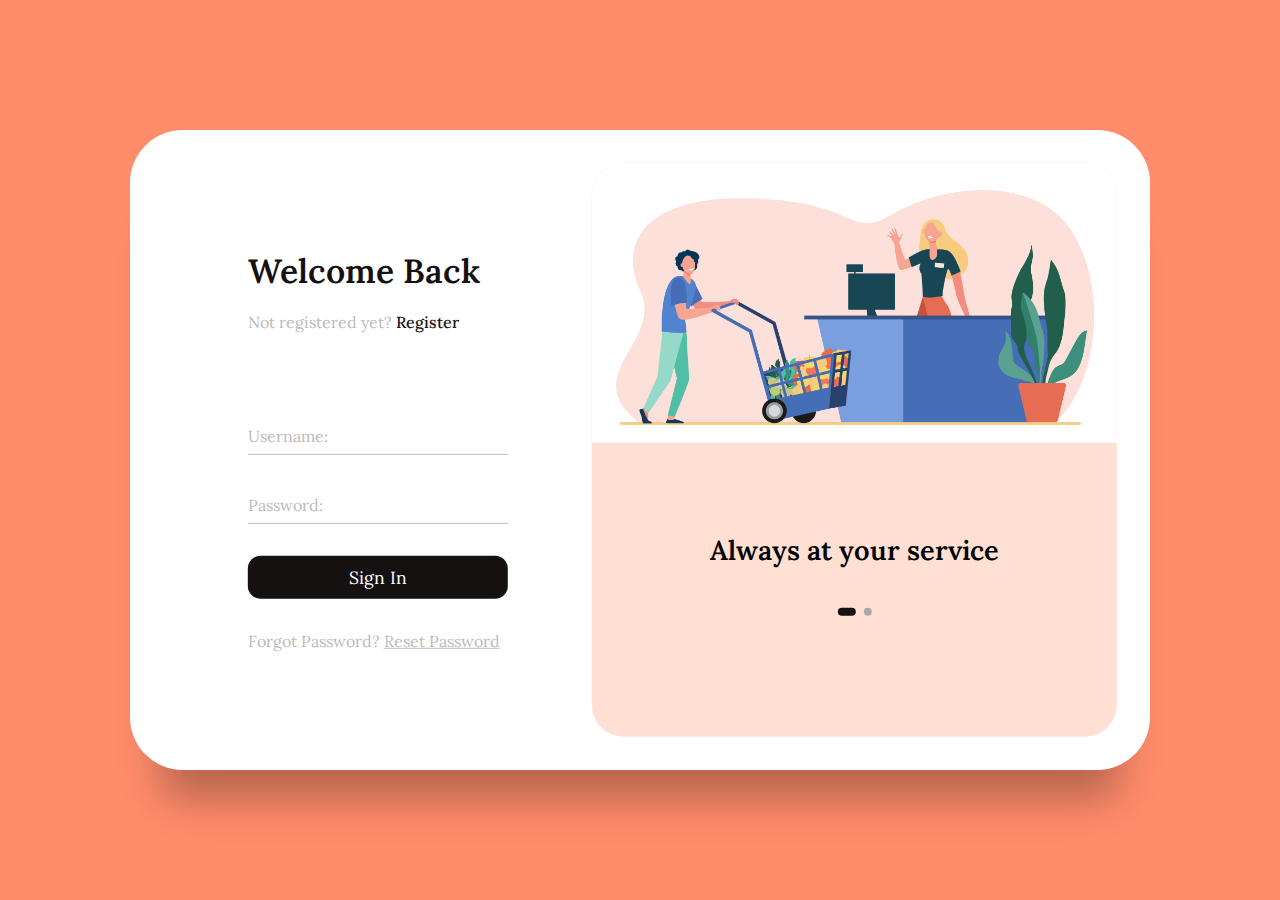
<file: index.html>
<!DOCTYPE html>
<html lang="en">
<head>
  <meta charset="UTF-8">
  <meta name="viewport" content="width=device-width, initial-scale=1.0">
  
  <link href="css/style.css" rel="stylesheet">
  <link rel="preconnect" href="https://fonts.googleapis.com">
  <link rel="preconnect" href="https://fonts.gstatic.com" crossorigin>
  <title>Login</title>
</head>
<body>
  <main>
    <div class="box">
      <div class="inner-box">
        <div class="forms-wrap">
          <form action="" autocomplete="off" class="sign-in-form">

            <div class="heading">
              <h2>Welcome Back</h2>
              <h6>Not registered yet?</h6>
              <a href="#" class="toggle">Register</a>
            </div>

            <div class="actual-form">
              <div class="input-wrap">
                <input
                  type="text"
                  class="input-field"
                  autocomplete="off"
                  required
                />
                <label>Username:</label>
              </div>

              <div class="input-wrap">
                <input
                  type="password"
                  class="input-field"
                  autocomplete="off"
                  required
                />
                <label>Password:</label>
              </div>
  
              <input type="submit" value="Sign In" onclick="document.location='grocery.html'" class="btn-sign"  />
              <p class="text">
                Forgot Password?
                <a href="#">Reset Password</a>
              </p>
            </div>
          </form>

          <form action="" autocomplete="off" class="sign-up-form">
            <div class="heading">
              <h2>Get Started</h2>
              <h6>Already have an account?</h6>
              <a href="#" class="toggle">Sign in</a>
            </div>

            <div class="actual-form">
              <div class="input-wrap">
                <input
                  type="text"
                  class="input-field"
                  autocomplete="off"
                  required
                />
                <label>Username:</label>
              </div>

              <div class="input-wrap">
                <input
                  type="email"
                  class="input-field"
                  autocomplete="off"
                  required
                />
                <label>Email:</label>
              </div>

              <div class="input-wrap">
                <input
                  type="password" 
                  class="input-field"
                  autocomplete="off"
                  required
                />
                <label>Password:</label>
              </div>
             
              <div class="input-wrap">
                <input
                  type="password"
                  class="input-field"
                  autocomplete="off"
                  required
                />
                <label>Confirm Password:</label>
              </div>

              <input type="submit" value="Sign Up" class="btn-sign" />

              <p class="text">
                By signing up, I agree to the
                <a href="#">Terms of Services</a> and
                <a href="#">Privacy Policy</a>
              </p>
            </div>
          </form>
        </div>

        <div class="carousel">
          <div class="images-wrapper">
            <img src="./img/grocery.png.jpg" class="image img-1 show" alt="" />
            <img src="./img/background3.jpg" class="image img-2" alt="" />
          </div>

          <div class="text-slider">
            <div class="text-wrap">
              <div class="text-group">
                <h2>Always at your service</h2>
                <h2>Busy? We got you covered</h2>
              </div>
            </div>

            <div class="bullets">
              <span class="active" data-value="1"></span>
              <span data-value="2"></span>
            </div>
          </div>
        </div>
      </div>
    </div>
 
  </main>
   

  <script src="/js/login.js"></script>
</body>
</html>
</file>
<file: css/style.css>
@import url("https://fonts.googleapis.com/css2?family=Lora:ital,wght@0,400..700;1,400..700&display=swap");


*,
*::before,
*::after {
  padding: 0;
  margin: 0;
  box-sizing: border-box;
}

body,input{
  font-family: "Lora", sans-serif;
}

main {
  width: 100%;
  min-height: 100vh;
  overflow: hidden;
  background-color: #ff8c6b;
  padding: 2rem;
  display: flex;
  align-items: center;
  justify-content: center;
}

.box {
  position: relative;
  width: 100%;
  max-width: 1020px;
  height: 640px;
  background-color: #fff;
  border-radius: 3.3rem;
  box-shadow: 0 60px 40px -30px rgba(0, 0, 0, 0.27);
}

.inner-box {
  position: absolute;
  width: calc(100% - 4.1rem);
  height: calc(100% - 4.1rem);
  top: 50%;
  left: 50%;
  transform: translate(-50%, -50%);
}

.forms-wrap {
  position: absolute;
  height: 100%;
  width: 45%;
  top: 0;
  left: 0;
  display: grid;
  grid-template-columns: 1fr;
  grid-template-rows: 1fr;
  transition: 0.8s ease-in-out;
}

form {
  max-width: 260px;
  width: 100%;
  margin: 0 auto;
  height: 100%;
  display: flex;
  flex-direction: column;
  justify-content: space-evenly;
  grid-column: 1 / 2;
  grid-row: 1 / 2;
  transition: opacity 0.02s 0.4s;
}

form.sign-up-form {
  opacity: 0;
  pointer-events: none;
}

.heading h2 {
  font-size: 2.1rem;
  font-weight: 600;
  padding-bottom: 1.2rem;
  color: #151111;
}

.heading h6 {
  color: #bababa;
  font-weight: 400;
  font-size: 1rem;
  display: inline;
}

.toggle {
  color: #151111;
  text-decoration: none;
  font-size: 1rem;
  font-weight: 500;
  transition: 0.3s;
}

.toggle:hover {
  color: #ff8c6b;
}

.input-wrap {
  position: relative;
  height: 37px;
  margin-bottom: 2rem;
}

.input-field {
  position: absolute;
  width: 100%;
  height: 100%;
  background: none;
  border: none;
  outline: none;
  border-bottom: 1px solid #bbb;
  padding: 0;
  font-size: 1rem;
  color: #151111;
  transition: 0.4s;
}

label {
  position: absolute;
  left: 0;
  top: 50%;
  transform: translateY(-50%);
  font-size: 1rem;
  color: #bbb;
  pointer-events: none;
  transition: 0.4s;
}

.input-field.active {
  border-bottom-color: #151111;
}

.input-field.active + label {
  font-size: 0.75rem;
  top: -2px;
}

.btn-sign {
  display: inline-block;
  width: 100%;
  height: 43px;
  background-color: #151111;
  color: #fff;
  border: none;
  cursor: pointer;
  border-radius: 0.8rem;
  font-size: 1.1rem;
  margin-bottom: 2rem;
  transition: 0.3s;
}

.btn-sign:hover {
  background-color: #ffe0d2;
  color: #000;
}

.text {
  color: #bbb;
  font-size: 1rem;
}

.text a {
  color: #bbb;
  transition: 0.3s;
}

.text a:hover {
  color: #ff8c6b;
}

main.sign-up-mode form.sign-in-form {
  opacity: 0;
  pointer-events: none;
}

main.sign-up-mode form.sign-up-form {
  opacity: 1;
  pointer-events: all;
}

main.sign-up-mode .forms-wrap {
  left: 55%;
}

main.sign-up-mode .carousel {
  left: 0%;
}

.carousel {
  position: absolute;
  height: 100%;
  width: 55%;
  left: 45%;
  top: 0;
  background-color: #ffe0d2;
  border-radius: 2rem;
  display: grid;
  grid-template-rows: auto 1fr;
  padding-bottom: 2rem;
  overflow: hidden;
  transition: 0.8s ease-in-out;
}

.images-wrapper {
  display: grid;
  grid-template-columns: 1fr;
  grid-template-rows: 1fr;
}

.image {
  width: 100%;
  grid-column: 1/2;
  grid-row: 1/2;
  opacity: 0;
  transition: opacity 0.3s, transform 0.5s;
}

.img-1 {
  transform: translate(0, -50px);
}

.img-2 {
  transform: scale(0.4, 0.5);
}

.image.show {
  opacity: 1;
  transform: none;
}

.text-slider {
  display: flex;
  align-items: center;
  justify-content: center;
  flex-direction: column;
}

.text-wrap {
  max-height: 2.2rem;
  overflow: hidden;
  margin-bottom: 2.5rem;
}

.text-group {
  display: flex;
  flex-direction: column;
  text-align: center;
  transform: translateY(0);
  transition: 0.5s;
}

.text-group h2 {
  line-height: 2.2rem;
  font-weight: 600;
  font-size: 1.7rem;
}

.bullets {
  display: flex;
  align-items: center;
  justify-content: center;
}

.bullets span {
  display: block;
  width: 0.5rem;
  height: 0.5rem;
  background-color: #aaa;
  margin: 0 0.25rem;
  border-radius: 50%;
  cursor: pointer;
  transition: 0.3s;
}

.bullets span.active {
  width: 1.1rem;
  background-color: #151111;
  border-radius: 1rem;
}

@media (max-width: 850px) {
  .box {
    height: auto;
    max-width: 550px;
    overflow: hidden;
  }

  .inner-box {
    position: static;
    transform: none;
    width: revert;
    height: revert;
    padding: 2rem;
  }

  .forms-wrap {
    position: revert;
    width: 100%;
    height: auto;
  }

  form {
    max-width: revert;
    padding: 1.5rem 2.5rem 2rem;
    transition: transform 0.8s ease-in-out, opacity 0.45s linear;
  }

  .heading {
    margin: 2rem 0;
  }

  form.sign-up-form {
    transform: translateX(100%);
  }

  main.sign-up-mode form.sign-in-form {
    transform: translateX(-100%);
  }

  main.sign-up-mode form.sign-up-form {
    transform: translateX(0%);
  }

  .carousel {
    position: revert;
    height: auto;
    width: 100%;
    padding: 3rem 2rem;
    display: flex;
  }

  .images-wrapper {
    display: none;
  }

  .text-slider {
    width: 100%;
  }
}

@media (max-width: 530px) {
  main {
    padding: 1rem;
  }

  .box {
    border-radius: 2rem;
  }

  .inner-box {
    padding: 1rem;
  }

  .carousel {
    padding: 1.5rem 1rem;
    border-radius: 1.6rem;
  }

  .text-wrap {
    margin-bottom: 1rem;
  }

  .text-group h2 {
    font-size: 1.2rem;
  }

  form {
    padding: 1rem 2rem 1.5rem;
  }
}
</file>
